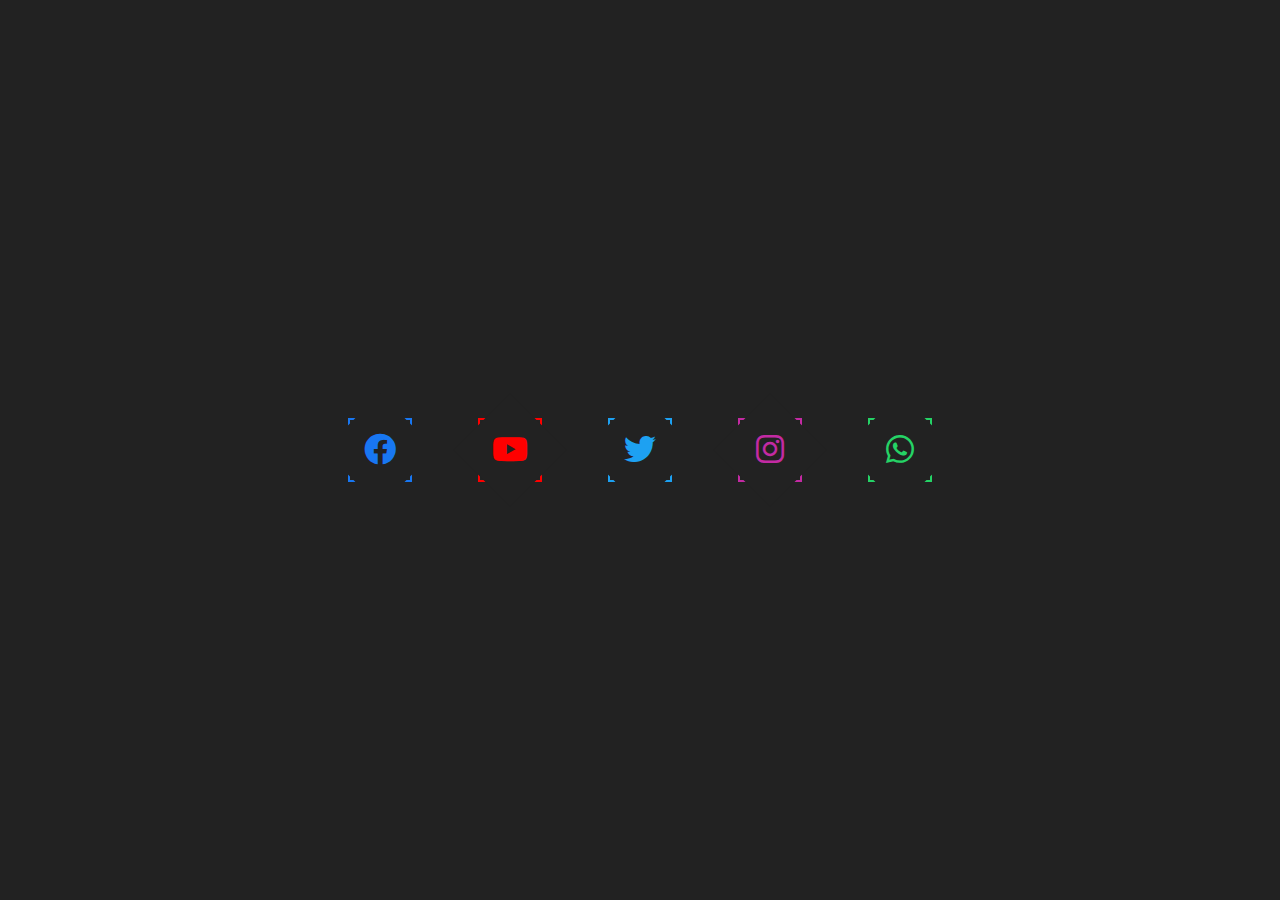
<file: Projetos/Neon Logos/index.html>
<!DOCTYPE html>
<html lang="en">

<head>
    <meta charset="UTF-8">
    <title> Neon Logos - Full </title>
    <link rel="stylesheet" href="style.css">
    <link rel="stylesheet" href="https://cdnjs.cloudflare.com/ajax/libs/font-awesome/6.0.0/css/all.min.css" integrity="sha512-9usAa10IRO0HhonpyAIVpjrylPvoDwiPUiKdWk5t3PyolY1cOd4DSE0Ga+ri4AuTroPR5aQvXU9xC6qOPnzFeg==" crossorigin="anonymous" referrerpolicy="no-referrer" />
</head>

<body>
    <ul>
        <li style="--clr: #1877f2;">
            <a href="#"><i class="fa-brands fa-facebook"></i></a>
        </li>
        <li style="--clr: #ff0000;">
            <a href="https://www.youtube.com/channel/UClufMSaHjAS9xsoBRwwEDjA"><i class="fa-brands fa-youtube"></i></a>
        </li>
        <li style="--clr: #1da1f2;">
            <a href="#"><i class="fa-brands fa-twitter"></i></a>
        </li>
        <li style="--clr: #c32aa3;">
            <a href="#"><i class="fa-brands fa-instagram"></i></a>
        </li>
        <li style="--clr: #25d366;">
            <a href="#"><i class="fa-brands fa-whatsapp"></i></a>
        </li>
    </ul>
</body>

</html>
</file>
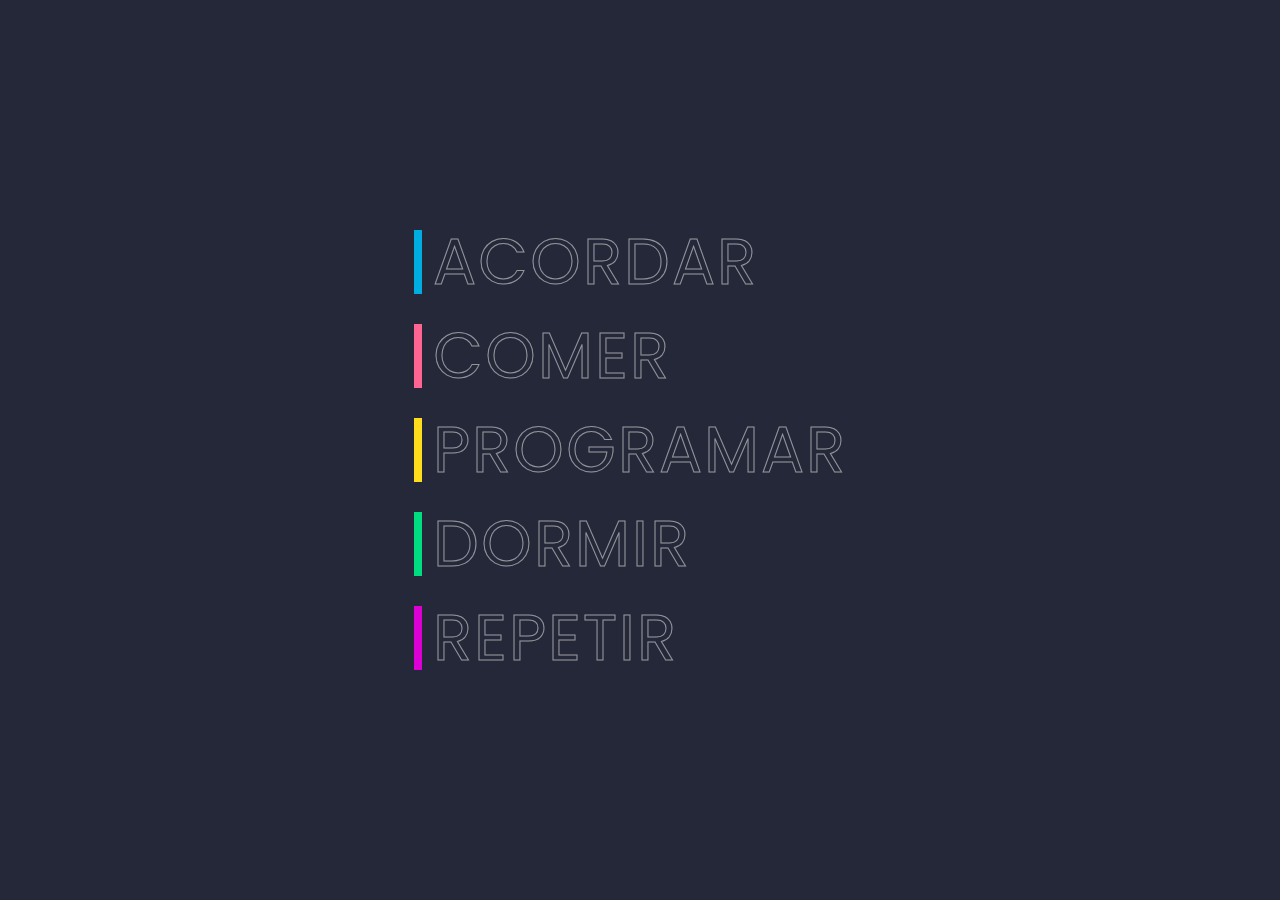
<file: Projetos/Neon Titles/index.html>
<!DOCTYPE html>
<html lang="en">

<head>
    <meta charset="UTF-8">
    <title> Neon Logos </title>
    <link rel="stylesheet" href="style.css">
</head>

<body>
    <ul>
        <li style="--clr:#00ade1">
        <a href="#" data-text="&nbsp;Acordar"> &nbsp;Acordar&nbsp; </a>
        </li>
        <li style="--clr:#ff6493">
            <a href="#" data-text="&nbsp;Comer"> &nbsp;Comer&nbsp; </a>
        </li>
        <li style="--clr:#ffdd1c">
            <a href="#" data-text="&nbsp;Programar"> &nbsp;Programar&nbsp; </a>
        </li>
        <li style="--clr:#00dc82">
            <a href="#" data-text="&nbsp;Dormir"> &nbsp;Dormir&nbsp; </a>
        </li>
        <li style="--clr:#dc00d4">
            <a href="#" data-text="&nbsp;Repetir"> &nbsp;Repetir&nbsp; </a>
        </li>
    </ul>
</body>

</html>
</file>
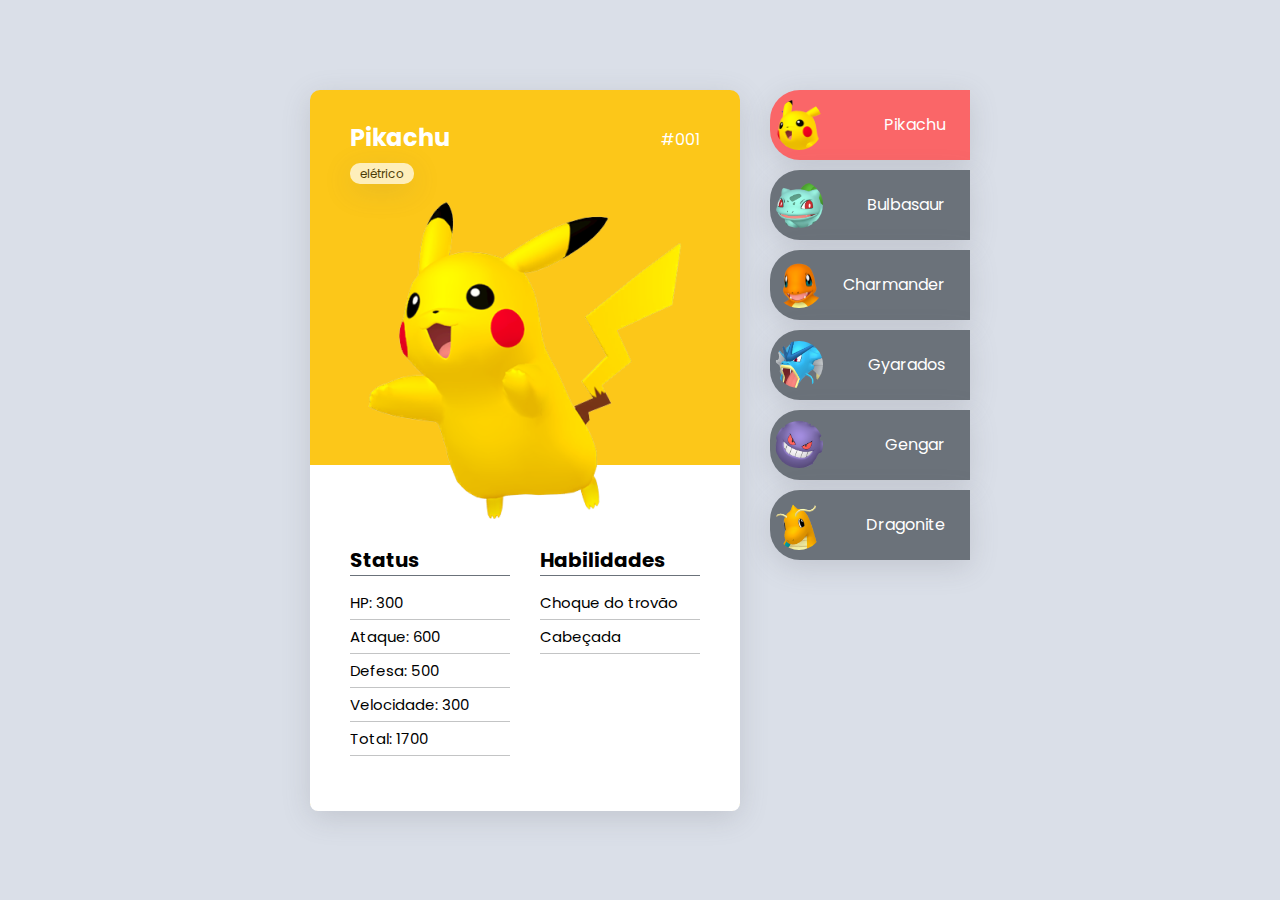
<file: Projetos/Pokedéx/index.html>
<!DOCTYPE html>
<html lang="pt-BR">
  <head>
    <meta charset="UTF-8" />
    <meta name="viewport" content="width=device-width, initial-scale=1.0" />
    <title>Pokédex - MapaDev Week</title>
    <link rel="stylesheet" href="src/css/reset.css">
    <link rel="stylesheet" href="src/css/global.css">
    <link rel="stylesheet" href="src/css/cartao.css">
    <link rel="stylesheet" href="src/css/listagem.css">
    <link rel="stylesheet" href="src/css/responsivo.css">

    <link rel="preconnect" href="https://fonts.googleapis.com">
    <link rel="preconnect" href="https://fonts.gstatic.com" crossorigin>
    <link href="https://fonts.googleapis.com/css2?family=Poppins:wght@300;500;800&display=swap" rel="stylesheet">
  </head>
  <body>
    <main>
      <div class="pokedex">
        <div class="cartoes-pokemon">
          <div class="cartao-pokemon tipo-eletrico aberto" id="cartao-pikachu">
            <div class="cartao-topo">
              <div class="detalhes">
                <h2 class="nome">Pikachu</h2>
                <span>#001</span>
              </div>

              <span class="tipo">elétrico</span>

              <div class="cartao-imagem">
                <img src="src/imagens/pikachu.png" alt="pikachu" />
              </div>
            </div>

            <div class="cartao-informacoes">
              <div class="status">
                <h3>Status</h3>

                <ul>
                  <li>HP: 300</li>
                  <li>Ataque: 600</li>
                  <li>Defesa: 500</li>
                  <li>Velocidade: 300</li>
                  <li>Total: 1700</li>
                </ul>
              </div>

              <div class="habilidades">
                <h3>Habilidades</h3>

                <ul>
                  <li>Choque do trovão</li>
                  <li>Cabeçada</li>
                </ul>
              </div>
            </div>
          </div>

          <div class="cartao-pokemon tipo-fogo" id="cartao-charmander">
            <div class="cartao-topo">
              <div class="detalhes">
                <h2 class="nome">Charmander</h2>
                <span>#003</span>
              </div>

              <span class="tipo">fogo</span>

              <div class="cartao-imagem">
                <img src="src/imagens/charmander.png" alt="charmander" />
              </div>
            </div>

            <div class="cartao-informacoes">
              <div class="status">
                <h3>Status</h3>

                <ul>
                  <li>HP: 200</li>
                  <li>Ataque: 300</li>
                  <li>Defesa: 400</li>
                  <li>Velocidade: 320</li>
                  <li>Total: 1220</li>
                </ul>
              </div>

              <div class="habilidades">
                <h3>Habilidades</h3>

                <ul>
                  <li>Lança-chamas</li>
                  <li>Cabeçada</li>
                </ul>
              </div>
            </div>
          </div>

          <div class="cartao-pokemon tipo-agua" id="cartao-gyarados">
            <div class="cartao-topo">
              <div class="detalhes">
                <h2 class="nome">Gyarados</h2>
                <span>#022</span>
              </div>

              <span class="tipo">água</span>

              <div class="cartao-imagem">
                <img src="src/imagens/gyarados.png" alt="gyarados" />
              </div>
            </div>

            <div class="cartao-informacoes">
              <div class="status">
                <h3>Status</h3>

                <ul>
                  <li>HP: 300</li>
                  <li>Ataque: 600</li>
                  <li>Defesa: 500</li>
                  <li>Velocidade: 300</li>
                  <li>Total: 1700</li>
                </ul>
              </div>

              <div class="habilidades">
                <h3>Habilidades</h3>

                <ul>
                  <li>Jato d'Água</li>
                  <li>Hidro bomba</li>
                </ul>
              </div>
            </div>
          </div>

          <div class="cartao-pokemon tipo-trevas" id="cartao-gengar">
            <div class="cartao-topo">
              <div class="detalhes">
                <h2 class="nome">Gengar</h2>
                <span>#013</span>
              </div>

              <span class="tipo">trevas</span>

              <div class="cartao-imagem">
                <img src="src/imagens/gengar.png" alt="gengar" />
              </div>
            </div>

            <div class="cartao-informacoes">
              <div class="status">
                <h3>Status</h3>

                <ul>
                  <li>HP: 100</li>
                  <li>Ataque: 200</li>
                  <li>Defesa: 300</li>
                  <li>Velocidade: 400</li>
                  <li>Total: 1000</li>
                </ul>
              </div>

              <div class="habilidades">
                <h3>Habilidades</h3>

                <ul>
                  <li>Bola sombria</li>
                  <li>Lambida</li>
                </ul>
              </div>
            </div>
          </div>

          <div class="cartao-pokemon tipo-grama" id="cartao-bulbasaur">
            <div class="cartao-topo">
              <div class="detalhes">
                <h2 class="nome">Bulbasaur</h2>
                <span>#002</span>
              </div>

              <span class="tipo">grama</span>

              <div class="cartao-imagem">
                <img src="src/imagens/bulbasaur.png" alt="bulbasaur" />
              </div>
            </div>

            <div class="cartao-informacoes">
              <div class="status">
                <h3>Status</h3>

                <ul>
                  <li>HP: 320</li>
                  <li>Ataque: 510</li>
                  <li>Defesa: 400</li>
                  <li>Velocidade: 200</li>
                  <li>Total: 1430</li>
                </ul>
              </div>

              <div class="habilidades">
                <h3>Habilidades</h3>

                <ul>
                  <li>Folha navalha</li>
                  <li>Raio solar</li>
                </ul>
              </div>
            </div>
          </div>

          <div class="cartao-pokemon tipo-dragao" id="cartao-dragonite">
            <div class="cartao-topo">
              <div class="detalhes">
                <h2 class="nome">Dragonite</h2>
                <span>#062</span>
              </div>

              <span class="tipo">dragão</span>

              <div class="cartao-imagem">
                <img src="src/imagens/dragonite.png" alt="dragonite" />
              </div>
            </div>

            <div class="cartao-informacoes">
              <div class="status">
                <h3>Status</h3>

                <ul>
                  <li>HP: 500</li>
                  <li>Ataque: 600</li>
                  <li>Defesa: 400</li>
                  <li>Velocidade: 400</li>
                  <li>Total: 1900</li>
                </ul>
              </div>

              <div class="habilidades">
                <h3>Habilidades</h3>

                <ul>
                  <li>Dança do dragão</li>
                  <li>Velocidade extrema</li>
                </ul>
              </div>
            </div>
          </div>
        </div>

        <nav class="listagem">
          <ul>
            <li class="pokemon ativo" id="pikachu">
              <img src="src/imagens/cabeca-pikachu.png" alt="cabeça do pikachu" />
              <span>Pikachu</span>
            </li>
            <li class="pokemon" id="bulbasaur">
              <img src="src/imagens/cabeca-bulbasaur.png" alt="cabeça do bulbasaur" />
              <span>Bulbasaur</span>
            </li>
            <li class="pokemon" id="charmander">
              <img src="src/imagens/cabeca-charmander.png" alt="cabeça do charmander" />
              <span>Charmander</span>
            </li>
            <li class="pokemon" id="gyarados">
              <img src="src/imagens/cabeca-gyarados.png" alt="cabeça do gyarados" />
              <span>Gyarados</span>
            </li>
            <li class="pokemon" id="gengar">
              <img src="src/imagens/cabeca-gengar.png" alt="cabeça do gengar" />
              <span>Gengar</span>
            </li>
            <li class="pokemon" id="dragonite">
              <img src="src/imagens/cabeca-dragonite.png" alt="cabeça do dragonite" />
              <span>Dragonite</span>
            </li>
          </ul>
        </nav>
      </div>
    </main>

    <script src="src/js/index.js"></script>
  </body>
</html>
</file>
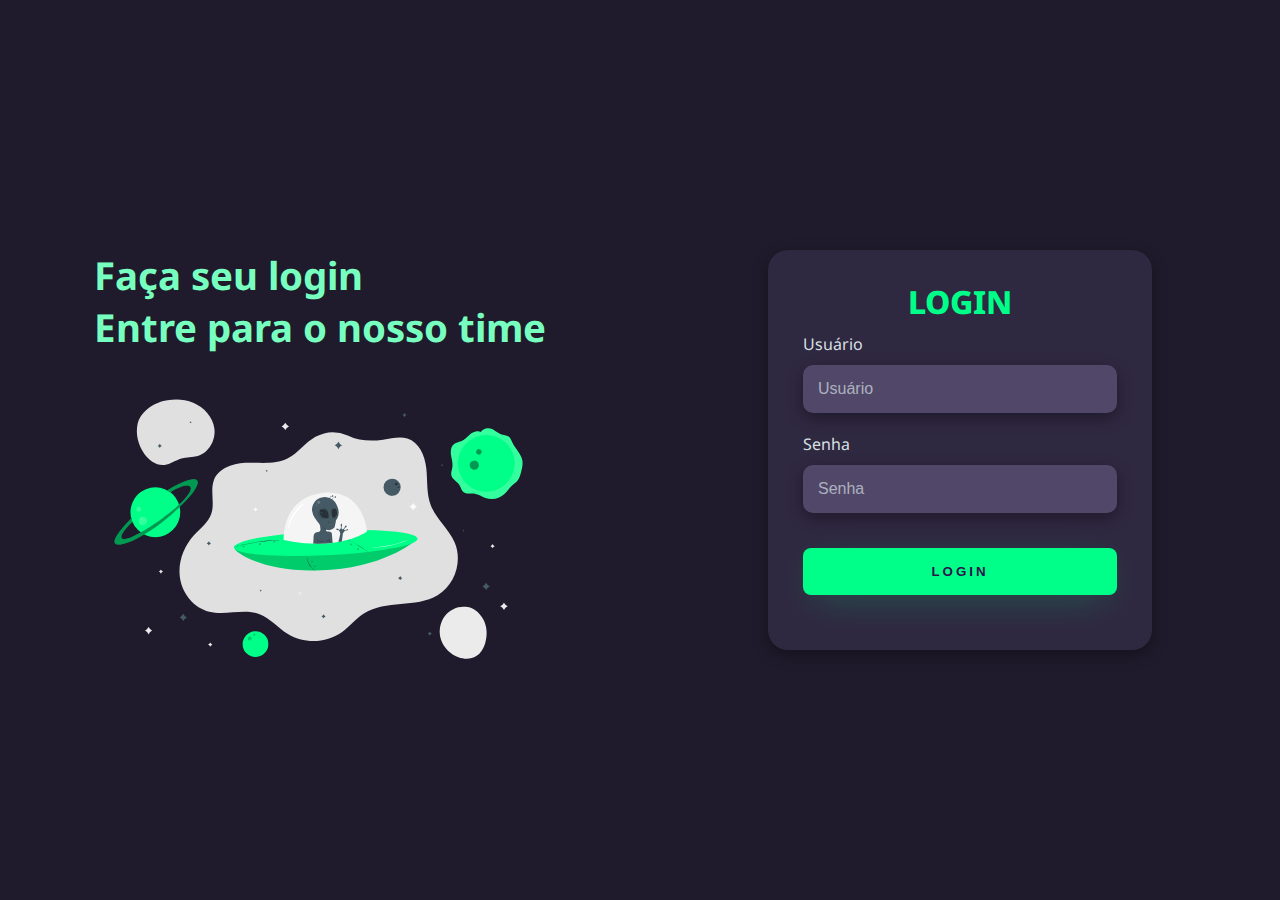
<file: Projetos/Tela de login/index.html>
<!DOCTYPE html>
<html lang="en">
<head>
    <meta charset="UTF-8">
    <meta http-equiv="X-UA-Compatible" content="IE=edge">
    <meta name="viewport" content="width=device-width, initial-scale=1.0">
    <link rel="stylesheet" href="style.css">
    <title> Login </title>
</head>

<body>
    <div class="main-login">
        <div class="left-login">
            <h1> Faça seu login <br> Entre para o nosso time </h1>
            <img src="outer-space-animate.svg" class="imagem" alt="Alien">
        </div>

        <div class="right-login">
            <div class="card-login">
                <h1>LOGIN</h1>
                <div class="textfield">
                    <label for="usuario">Usuário</label>
                    <input type="text" name="usuario" placeholder="Usuário">
                </div>

                <div class="textfield">
                    <label for="senha">Senha</label>
                    <input type="password" name="senha" placeholder="Senha">
                </div>
                
                <button class="btn-login">Login</button>
            </div>
        </div>
    </div>
</body>
</html>
</file>
<file: Projetos/Neon Logos/style.css>
*
{
    margin: 0;
    padding: 0;
    box-sizing: border-box;
}
:root
{
    --bg: #222;
}
body{
    display: flex;
    justify-content: center;
    align-items: center;
    min-height: 100vh;
    background: var(--bg);
}
ul
{
    position: relative;
    display: flex;
    gap: 50px;
}
ul li
{
    position: relative;
    list-style: none;
    width: 80px;
    height: 80px;
    display: flex;
    justify-content: center;
    align-items: center;
    cursor: pointer;
    transition: 0.5s;
}
ul li:hover
{
    z-index: 10000;
    transform: scale(0.75);
}
ul li::before
{
    content: '';
    position: absolute;
    inset: 30px;
    box-shadow: 0 0 0 10px var(--clr), 0 0 0 20px var(--bg), 0 0 0 22px var(--clr);
    transition: 0.5s;
}
ul li:hover::before
{
    inset: 0px;
}
ul li::after
{
    content: '';
    position: absolute;
    inset: 0;
    background: var(--bg);
    transform: rotate(45deg);
}
ul li a
{
    position: relative;
    text-decoration: none;
    color: var(--clr);
    z-index: 10;
    font-size: 2em;
    transition: 0.5s;
}
ul li:hover a
{
    font-size: 3em;
    filter: drop-shadow(0 0 20px var(--clr)) drop-shadow(0 0 40px var(--clr)) drop-shadow(0 0 60px var(--clr));

}
</file>
<file: Projetos/Neon Titles/style.css>
@import url('https://fonts.googleapis.com/css2?family=Poppins:wght@700&display=swap');
*
{
    margin: 0;
    padding: 0;
    box-sizing: border-box;
    font-family: 'Poppins', sans-serif;
}
body
{
    display: flex;
    justify-content: center;
    align-items: center;
    min-height: 100vh;
    background: #252839;
}
ul
{
    position: relative;
    display: flex;
    flex-direction: column;
    gap: 30px;
}
ul li
{
    position: relative;
    list-style: none;
}
ul li a
{
    position: relative;
    font-size: 4em;
    text-decoration: none;
    line-height: 1em;
    letter-spacing: 2px;
    text-transform: uppercase;
    color: transparent;
    -webkit-text-stroke: 1px rgba(255,255,255,0.5);
}
ul li a::before
{
    content: attr(data-text);
    position: absolute;
    color: var(--clr);
    width: 0;
    overflow: hidden;
    transition: 1s;
    border-right: 8px solid var(--clr);
    -webkit-text-stroke: 1px var(--clr);
}
ul li a:hover::before
{
    width: 100%;
    filter: drop-shadow(0 0 25px var(--clr));
}
</file>
<file: Projetos/Pokedéx/src/css/global.css>
body {
    font-family: 'Poppins', sans-serif;
}

main {
    min-height: 100vh;
    display: flex;
    align-items: center;
    justify-content: center;
    background-color: #DADFE8;
}

.pokedex {
    display: flex;
    gap: 30px;
    padding: 30px 0;
}
</file>
<file: Projetos/Pokedéx/src/css/cartao.css>
.cartao-pokemon {
    display: none;
    box-shadow: rgba(100, 100, 111, 0.2) 0px 7px 29px 0px;
    border-radius: 10px;
}

.cartao-pokemon .cartao-topo {
    padding: 30px 40px 0;
}

.cartao-pokemon .nome {
    margin-bottom: 5px;
}

.cartao-pokemon .tipo {
    font-size: 12px;
    background-color: #FFFFFF;
    opacity: 0.7;
    border-radius: 10px;
    padding: 2px 10px;
    box-shadow: rgba(100, 100, 111, 0.2) 0px 7px 29px 0px;
}

.cartao-pokemon .detalhes {
    color: #FFFFFF;
    display: flex;
    justify-content: space-between;
    align-items: center;
}

.cartao-pokemon .cartao-imagem {
    width: 350px;
    height: 350px;
}

.cartao-pokemon img {
    max-height: 100%;
}

.cartao-pokemon .cartao-informacoes {
    display: flex;
    justify-content: space-between;
    background-color: #FFFFFF;
    padding: 80px 30px 50px;
    margin-top: -70px;
    border-bottom-left-radius: 8px;
    border-bottom-right-radius: 8px;
}

.cartao-pokemon .cartao-informacoes h3 {
    font-size: 20px;
    margin-bottom: 15px;
    border-bottom: 1px solid #6B727A;
}

.cartao-pokemon .cartao-informacoes .status, .cartao-pokemon .cartao-informacoes .habilidades {
    padding: 0 10px;
    width: 180px;
}

.cartao-pokemon .cartao-informacoes .habilidades ul li, .cartao-pokemon .cartao-informacoes .status ul li {
    border-bottom: 1px solid #C3C4C5;
    padding: 0 0 5px;
    margin-bottom: 5px;
    font-size: 15px;
}

.cartao-pokemon.aberto {
    display: block;
}

.tipo-fogo {
    background-color: #ED8A8B;
}

.tipo-eletrico {
    background-color: #FCC719;
}

.tipo-agua {
    background-color: #76BEFE;
}

.tipo-grama {
    background-color: #49D0B0;
}

.tipo-trevas {
    background-color: #BA68C8;
}

.tipo-dragao {
    background-color: #C29791;
}
</file>
<file: Projetos/Pokedéx/src/css/listagem.css>
.listagem {
    max-width: 200px;
}

.listagem .pokemon {
    display: flex;
    align-items: center;
    justify-content: space-between;
    margin-bottom: 10px;
    background-color: #6B727A;
    color: #FFFFFF;
    padding: 0 5px;
    cursor: pointer;
    border-top-left-radius: 30px;
    border-bottom-left-radius: 30px;
    min-height: 70px;
    box-shadow: rgba(100, 100, 111, 0.2) 0px 7px 29px 0px;
    transition: 0.15s ease-in-out;
}

.listagem .pokemon:hover {
    transform: scale(1.05);
}

.listagem .pokemon img {
    width: 25%;
    border-radius: 50%;
}

.listagem .pokemon span {
    padding-right: 20px;
}

.listagem .pokemon.ativo {
    background-color: #FA6668;
}
</file>
<file: Projetos/Pokedéx/src/css/responsivo.css>
@media (max-width: 750px) {
    body {
        font-size: 12px;
    }

    .pokedex {
        flex-direction: column;
        padding: 30px 0;
    }

    .cartao-pokemon {
        max-width: 300px;
    }

    .cartao-pokemon .cartao-imagem {
        width: 200px;
        height: 200px;
    }

    .cartao-pokemon .cartao-informacoes {
        padding: 60px 30px 30px;
        margin-top: -50px;
    }

    .cartao-pokemon .cartao-informacoes .informacoes {
        display: flex;
        justify-content: space-between;
        padding: 0;
    }

    .cartao-pokemon .cartao-informacoes h3 {
        font-size: 16px;
    }

    .listagem {
        max-width: 300px;
    }

    .listagem ul {
        display: flex;
        gap: 8px;
        flex-wrap: wrap;
        justify-content: space-between;
    }

    .listagem .pokemon {
        width: 140px;
        border-top-left-radius: 0;
        border-bottom-left-radius: 0;
        margin-bottom: 0;
        border-radius: 8px;
    }

    .listagem .pokemon span {
        padding-right: 5px;
    }

}
</file>
<file: Projetos/Tela de login/style.css>
@import url('https://fonts.googleapis.com/css2?family=Noto+Sans:wght@400;700&display=swap');

body{
    margin: 0;
    font-family: 'Noto Sans', sans-serif;
}

body *{
    box-sizing: border-box;
}

.main-login{
    width: 100vw;
    height: 100vh;
    background: #201b2c;
    display: flex;
    justify-content: center;
    align-items: center;
}

.left-login{
    width: 50vw;;
    height: 100vh;
    display: flex;
    justify-content: center;
    align-items: center;
    flex-direction: column;
}

.left-login h1{
    font-size: 3vw;
    color: #77ffc0;
}

.imagem{
    width: 35vw;;
}

.right-login{
    width: 50vw;;
    height: 100vh;
    display: flex;
    justify-content: center;
    align-items: center;
}

.card-login{
    width: 60%;
    display: flex;
    justify-content: center;
    align-items: center;
    flex-direction: column;
    padding: 30px 35px;
    background: #2f2841;
    border-radius: 20px;
    box-shadow: rgba(0, 0, 0, 0.35) 0px 5px 15px;
}

.card-login h1{
    color: #00ff88;
    font-weight: 800;
    margin: 0;
}

.textfield{
    width: 100%;
    display: flex;
    flex-direction: column;
    align-items: flex-start;
    justify-content: center; 
    margin: 10px 0px;
}

.textfield input{
    width: 100%;
    border: none;
    border-radius: 10px;
    padding: 15px;
    background: #514869;
    color: #f0ffffde;
    font-size: 12pt;
    box-shadow: rgba(0, 0, 0, 0.35) 0px 5px 15px;
    outline: none;
    box-sizing: border-box;
}

.textfield label{
    color: #f0ffffde;
    margin-bottom: 10px;
}

.textfield input::placeholder{
    color: #f0ffff94;
}

.btn-login{
    width: 100%;
    padding: 16px 0px;
    margin: 25px;
    border: none;
    border-radius: 8px;
    outline: none;
    text-transform: uppercase;
    font-weight: 800;
    letter-spacing: 3px;
    color: #2b134b;
    background: #00ff88;
    cursor: pointer;
    box-shadow: 0px 10px 40px -12px #00ff8052;
}

@media only screen and (max-width: 950px){
    .card-login{
        width: 85%;
    }
}

@media only screen and (max-width: 600px){
    .main-login{
        flex-direction: column;
    }

    .left-login h1{
        display: none;
    }

    .left-login{
        width: 100%;
        height: auto;
    }

    .right-login{
        width: 100%;
        height: auto;
    }

    .imagem{
        width: 50vw;
    }

    .card-login{
        width: 90%;
    }
}
</file>
